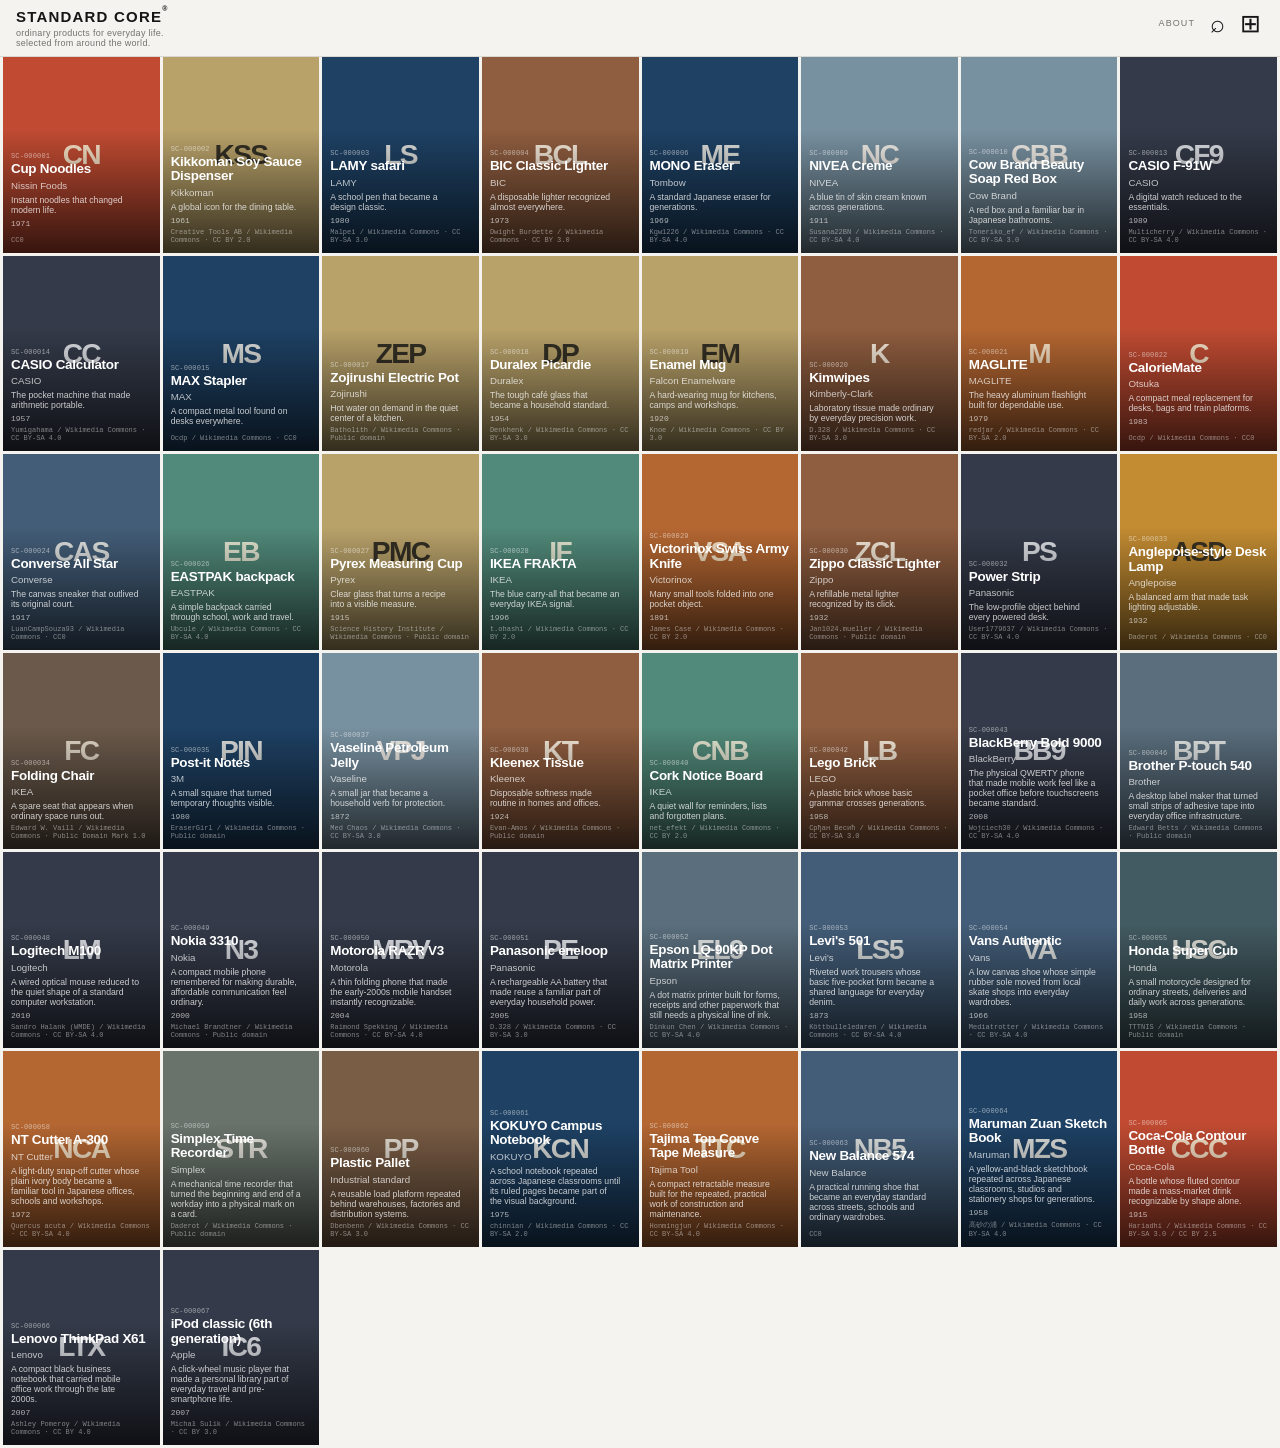
<file: index.html>
<!doctype html>
<html lang="en">
<head>
  <meta charset="utf-8">
  <meta name="viewport" content="width=device-width, initial-scale=1">
  <meta name="description" content="STANDARD CORE — ordinary products for everyday life, selected from around the world.">
  <title>STANDARD CORE® — ordinary products</title>
  <link rel="stylesheet" href="styles.css">
</head>
<body>
  <header class="site-header">
    <a class="brand" href="./" aria-label="STANDARD CORE home">
      <strong>STANDARD CORE<sup>®</sup></strong>
      <span>ordinary products for everyday life.<br>selected from around the world.</span>
    </a>
    <div class="header-actions">
      <a class="about-link" href="about.html">ABOUT</a>
      <button class="icon-button" id="searchToggle" type="button" aria-label="Search products" aria-expanded="false">⌕</button>
      <button class="icon-button" id="gridToggle" type="button" aria-label="Toggle grid density">⊞</button>
    </div>
  </header>
  <main>
    <section class="search-panel" id="searchPanel" hidden>
      <label for="searchInput">SEARCH</label>
      <input id="searchInput" type="search" autocomplete="off" placeholder="name, brand, category, country">
      <button id="clearSearch" type="button">clear</button>
    </section>
    <section class="product-grid" id="productGrid" aria-live="polite"></section>
    <p class="empty-state" id="emptyState" hidden>No objects found.</p>
  </main>
  <script src="script.js" defer></script>
</body>
</html>
</file>
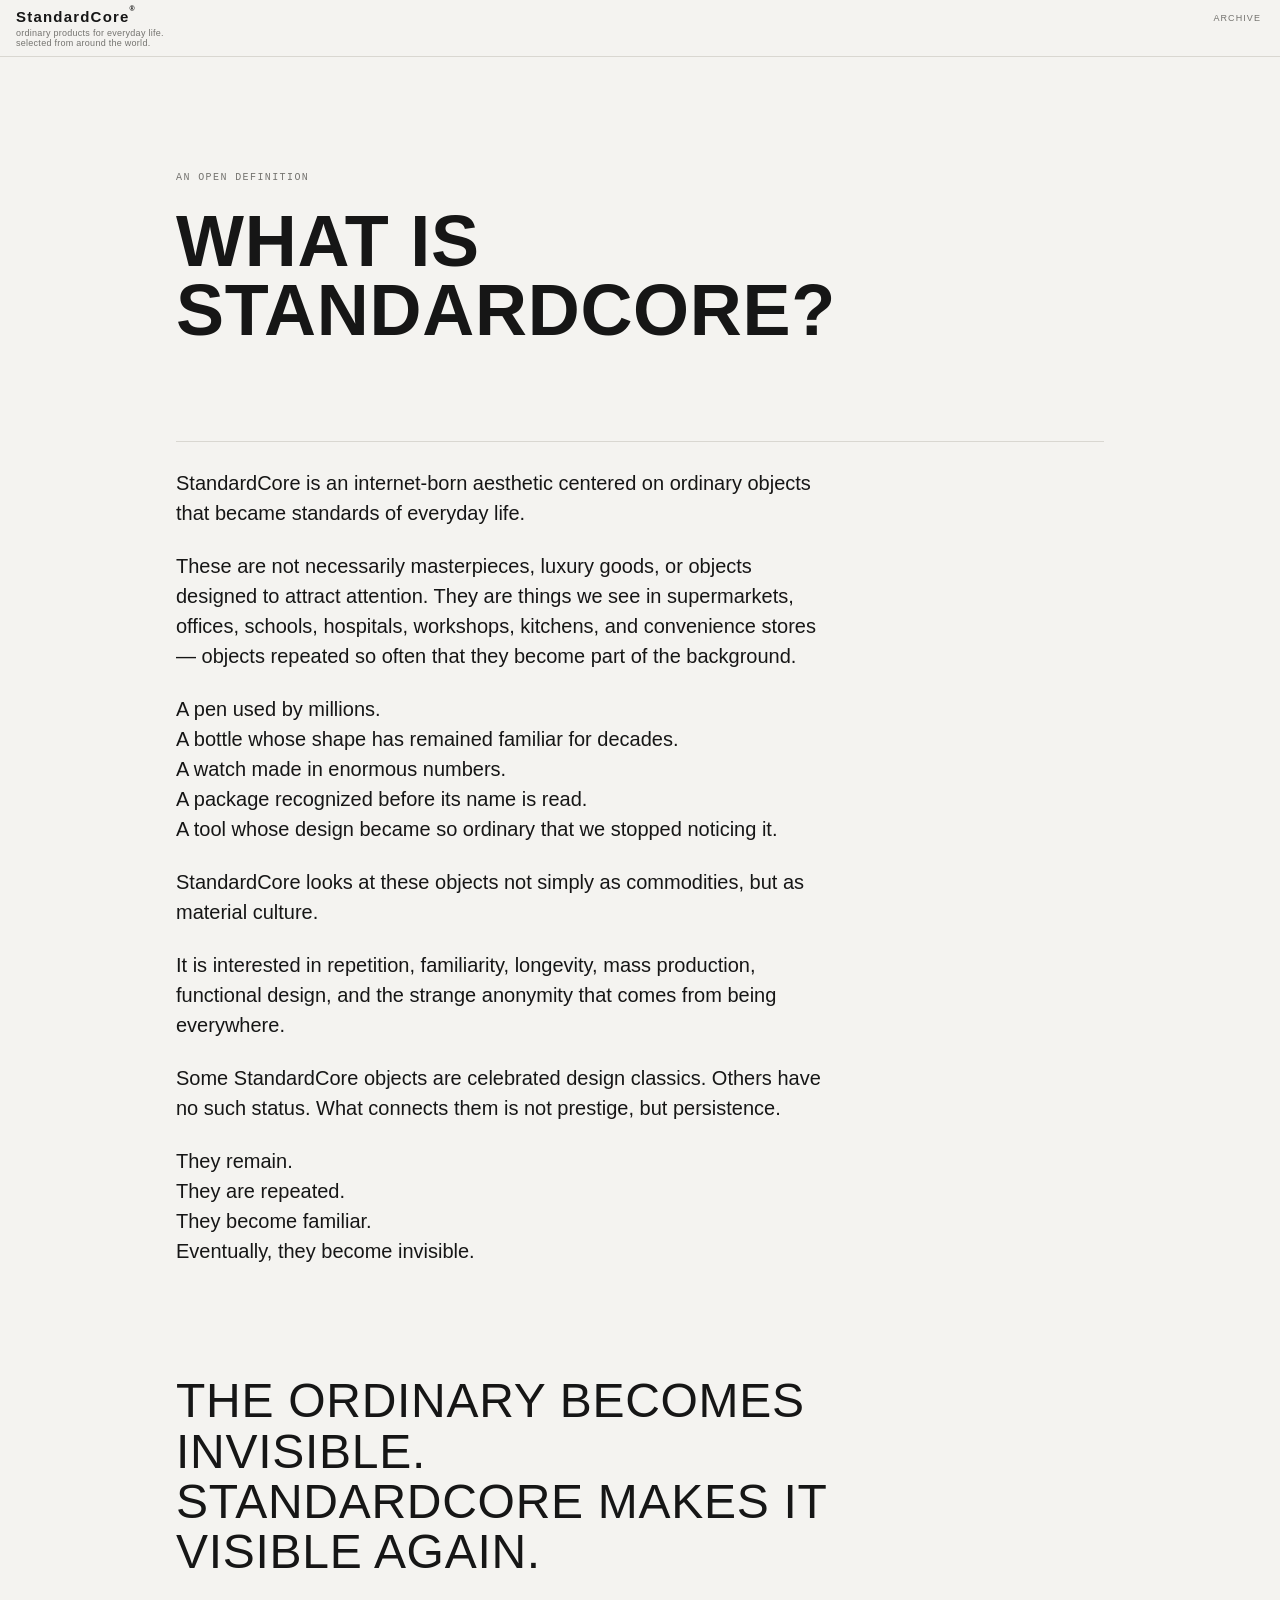
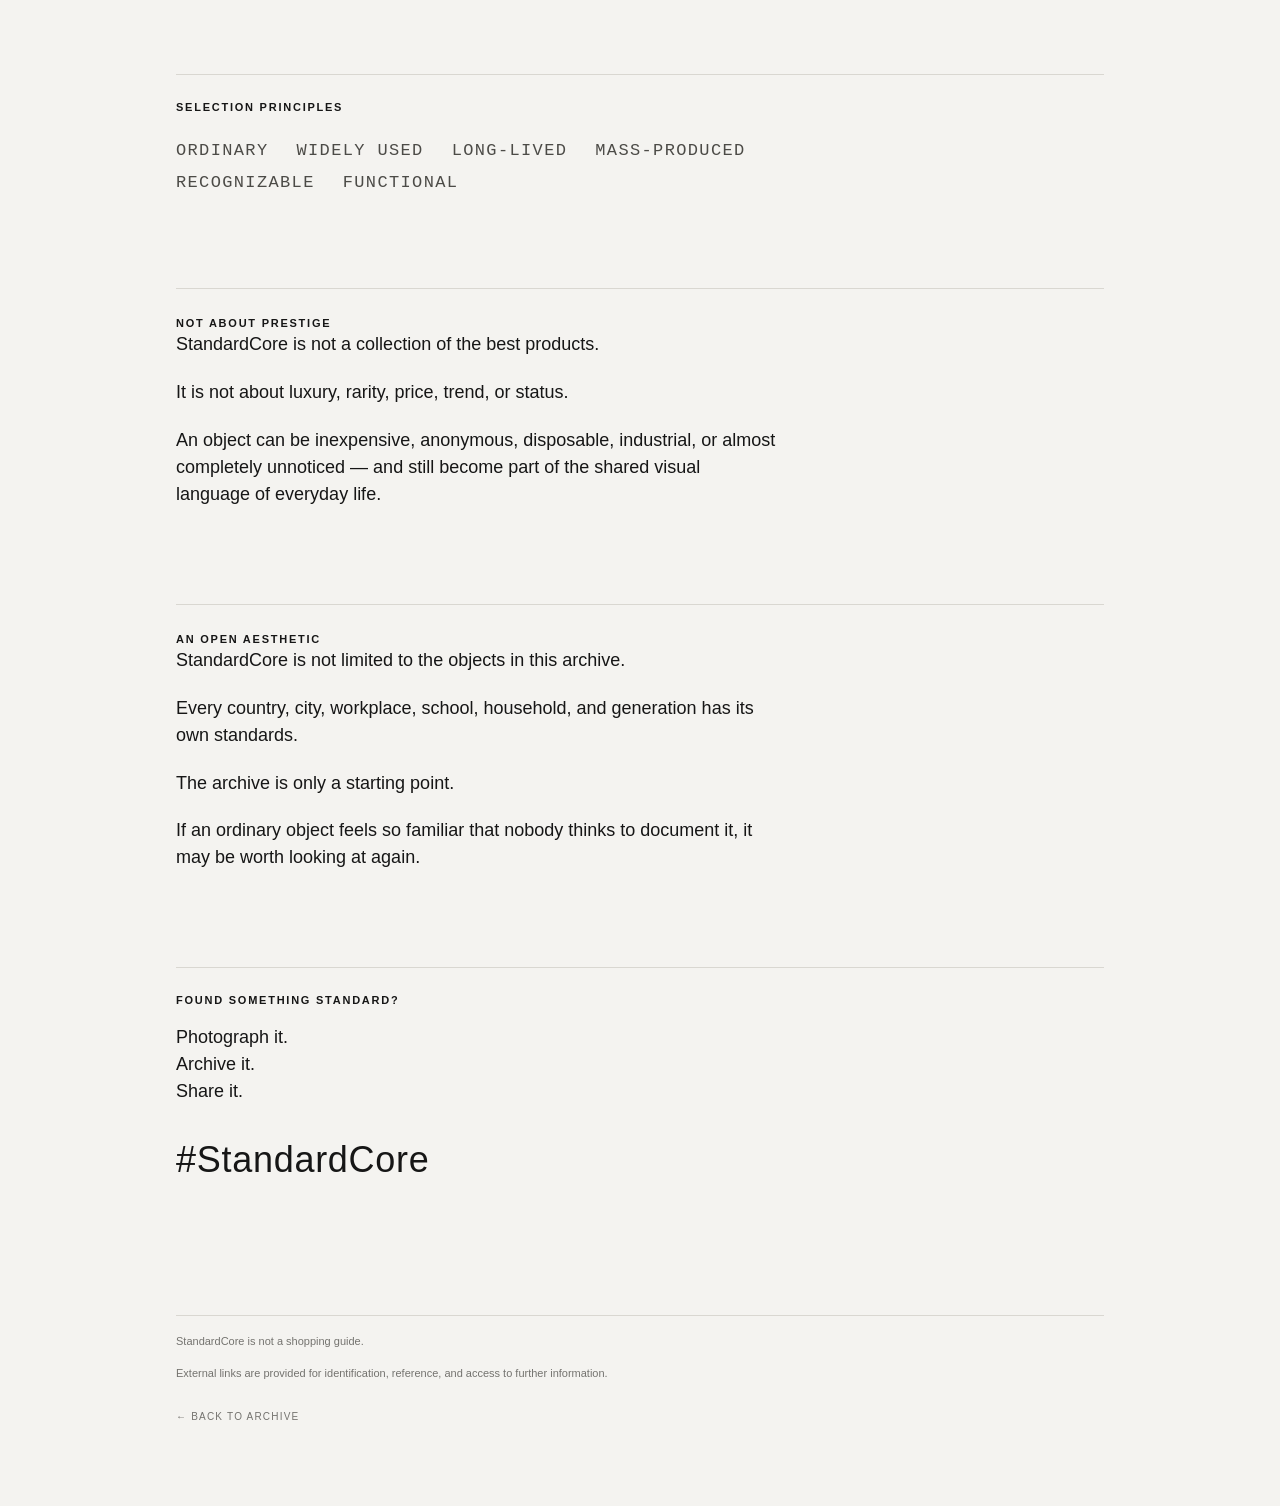
<file: about.html>
<!doctype html>
<html lang="en">
<head>
  <meta charset="utf-8">
  <meta name="viewport" content="width=device-width, initial-scale=1">
  <meta name="description" content="StandardCore — an open archive of ordinary objects that became standards of everyday life.">
  <title>StandardCore — about</title>
  <link rel="stylesheet" href="styles.css">
</head>
<body class="about-page">
  <header class="site-header about-header">
    <a class="brand" href="index.html" aria-label="StandardCore home">
      <strong>StandardCore<sup>®</sup></strong>
      <span>ordinary products for everyday life.<br>selected from around the world.</span>
    </a>
    <div class="header-actions">
      <a class="about-link" href="index.html">ARCHIVE</a>
    </div>
  </header>

  <main class="about-main">
    <p class="about-kicker">AN OPEN DEFINITION</p>
    <h1>WHAT IS STANDARDCORE?</h1>

    <div class="about-rule"></div>
    <section class="about-copy" aria-labelledby="what-is-standardcore">
      <h2 id="what-is-standardcore" class="visually-hidden">What is StandardCore?</h2>
      <p>StandardCore is an internet-born aesthetic centered on ordinary objects that became standards of everyday life.</p>
      <p>These are not necessarily masterpieces, luxury goods, or objects designed to attract attention. They are things we see in supermarkets, offices, schools, hospitals, workshops, kitchens, and convenience stores — objects repeated so often that they become part of the background.</p>
      <p>A pen used by millions.<br>A bottle whose shape has remained familiar for decades.<br>A watch made in enormous numbers.<br>A package recognized before its name is read.<br>A tool whose design became so ordinary that we stopped noticing it.</p>
      <p>StandardCore looks at these objects not simply as commodities, but as material culture.</p>
      <p>It is interested in repetition, familiarity, longevity, mass production, functional design, and the strange anonymity that comes from being everywhere.</p>
      <p>Some StandardCore objects are celebrated design classics. Others have no such status. What connects them is not prestige, but persistence.</p>
      <p>They remain.<br>They are repeated.<br>They become familiar.<br>Eventually, they become invisible.</p>
    </section>

    <p class="about-manifesto">THE ORDINARY BECOMES INVISIBLE.<br>STANDARDCORE MAKES IT VISIBLE AGAIN.</p>

    <div class="about-rule"></div>
    <section aria-labelledby="selection-principles">
      <h2 id="selection-principles">SELECTION PRINCIPLES</h2>
      <div class="about-principles" aria-label="StandardCore vocabulary">
        <span>ORDINARY</span><span>WIDELY USED</span><span>LONG-LIVED</span>
        <span>MASS-PRODUCED</span><span>RECOGNIZABLE</span><span>FUNCTIONAL</span>
      </div>
    </section>

    <div class="about-rule"></div>
    <section class="about-copy" aria-labelledby="not-about-prestige">
      <h2 id="not-about-prestige">NOT ABOUT PRESTIGE</h2>
      <div class="about-note">
        <p>StandardCore is not a collection of the best products.</p>
        <p>It is not about luxury, rarity, price, trend, or status.</p>
        <p>An object can be inexpensive, anonymous, disposable, industrial, or almost completely unnoticed — and still become part of the shared visual language of everyday life.</p>
      </div>
    </section>

    <div class="about-rule"></div>
    <section class="about-copy" aria-labelledby="open-aesthetic">
      <h2 id="open-aesthetic">AN OPEN AESTHETIC</h2>
      <div class="about-note">
        <p>StandardCore is not limited to the objects in this archive.</p>
        <p>Every country, city, workplace, school, household, and generation has its own standards.</p>
        <p>The archive is only a starting point.</p>
        <p>If an ordinary object feels so familiar that nobody thinks to document it, it may be worth looking at again.</p>
      </div>
    </section>

    <div class="about-rule"></div>
    <section aria-labelledby="found-something-standard">
      <h2 id="found-something-standard">FOUND SOMETHING STANDARD?</h2>
      <div class="about-note">
        <p>Photograph it.<br>Archive it.<br>Share it.</p>
        <p class="about-hashtag">#StandardCore</p>
      </div>
    </section>

    <p class="about-footer-note">StandardCore is not a shopping guide.<br><br>External links are provided for identification, reference, and access to further information.</p>
    <a class="about-back" href="index.html">← BACK TO ARCHIVE</a>
  </main>
</body>
</html>
</file>
<file: styles.css>
:root{--paper:#f4f3f0;--ink:#161616;--muted:#74736f;--line:#d9d7d1}
*{box-sizing:border-box}
*[hidden]{display:none!important}
.visually-hidden{position:absolute;width:1px;height:1px;padding:0;margin:-1px;overflow:hidden;clip:rect(0,0,0,0);white-space:nowrap;border:0}
html{background:var(--paper);color:var(--ink);font-family:Arial,Helvetica,system-ui,sans-serif}
body{margin:0;min-width:280px}
.site-header{position:sticky;top:0;z-index:20;display:flex;justify-content:space-between;align-items:flex-start;padding:9px 16px 7px;background:rgba(244,243,240,.97);border-bottom:1px solid var(--line)}
.brand{color:inherit;text-decoration:none;line-height:1}
.brand strong{display:block;font-size:15px;letter-spacing:.08em;font-weight:700}
.brand sup{font-size:7px;top:-.7em;position:relative}
.brand span{display:block;margin-top:4px;color:var(--muted);font-size:9px;line-height:1.16;letter-spacing:.03em}
.header-actions{display:flex;gap:5px}
.about-link{align-self:center;color:var(--muted);font-size:9px;letter-spacing:.12em;text-decoration:none;padding:4px 3px}
.about-link:hover,.about-link:focus-visible{color:var(--ink);text-decoration:underline;outline:0}
.icon-button{border:0;background:transparent;color:var(--ink);font-size:25px;line-height:22px;width:28px;height:28px;padding:0;cursor:pointer;font-weight:300}
.icon-button:hover,.icon-button:focus-visible{color:#777;outline:0}
.search-panel{display:flex;align-items:center;gap:9px;padding:8px 16px;border-bottom:1px solid var(--line);font-size:10px;letter-spacing:.12em}
.search-panel label{color:var(--muted)}
.search-panel input{flex:1;min-width:0;border:0;border-bottom:1px solid #aaa;background:transparent;color:var(--ink);font:13px Arial;padding:4px 0;outline:0}
.search-panel input:focus{border-color:var(--ink)}
.search-panel button{border:0;background:none;color:var(--muted);font-size:10px;cursor:pointer}
.product-grid{display:grid;grid-template-columns:repeat(8,minmax(0,1fr));gap:3px;padding:0 3px 3px}
.product-tile{position:relative;display:block;aspect-ratio:4/5;min-width:0;overflow:hidden;background:#ddd;border:0;padding:0;color:#fff;text-align:left;cursor:pointer}
.product-tile:focus-visible{outline:2px solid var(--ink);outline-offset:-2px}
.product-image,.product-placeholder{position:absolute;inset:0;width:100%;height:100%;object-fit:cover}
.product-image.is-contain{object-fit:contain;background:var(--paper);padding:7%}
.product-placeholder{display:flex;align-items:center;justify-content:center;color:var(--placeholder-ink,#fff);background:var(--placeholder,#6a6b68);font-size:clamp(18px,2.2vw,40px);font-weight:700;letter-spacing:-.06em}
.product-placeholder span{opacity:.9}
.product-tile::after{content:"";position:absolute;inset:37% 0 0;background:linear-gradient(to bottom,transparent,rgba(0,0,0,.72));pointer-events:none}
.tile-info{position:absolute;z-index:1;left:8px;right:7px;bottom:7px}
.tile-id{display:block;font:7px ui-monospace,SFMono-Regular,Menlo,monospace;letter-spacing:.02em;opacity:.54;margin-bottom:2px}
.tile-name{display:block;font-size:clamp(11px,1.05vw,15px);font-weight:700;line-height:1.08;letter-spacing:-.02em}
.tile-brand{display:block;margin-top:3px;font-size:clamp(8px,.76vw,11px);opacity:.73}
.tile-description{display:block;margin-top:4px;max-width:27ch;font-size:clamp(8px,.68vw,10px);line-height:1.15;opacity:.77}
.tile-year{display:block;margin-top:4px;font:8px ui-monospace,SFMono-Regular,Menlo,monospace;opacity:.66}
.image-credit{display:inline-block;margin-top:3px;color:rgba(255,255,255,.58);font:7px ui-monospace,SFMono-Regular,Menlo,monospace;text-decoration:none;opacity:.8}
.image-credit:hover,.image-credit:focus-visible{color:#fff;text-decoration:underline}
.empty-state{padding:40px 16px;color:var(--muted);font-size:13px;text-align:center}
.dense .product-grid{gap:2px}
.dense .tile-description,.dense .tile-brand{display:none}
.dense .tile-info{left:6px;right:5px;bottom:6px}
.dense .tile-name{font-size:clamp(10px,1vw,14px)}
@media (max-width:700px){
  .product-grid{grid-template-columns:repeat(6,minmax(0,1fr))}
  .tile-description{display:none}
  .tile-name{font-size:clamp(10px,1.5vw,14px)}
}
@media (max-width:600px){
  .site-header{padding:8px 10px 6px}
  .brand strong{font-size:13px}
  .brand span{font-size:8px}
  .header-actions{gap:2px}
  .about-link{font-size:8px}
  .product-grid{grid-template-columns:repeat(3,minmax(0,1fr));gap:2px;padding:0 2px 2px}
  .tile-info{left:6px;right:5px;bottom:6px}
  .tile-id{display:none}
  .tile-name{font-size:11px}
  .tile-brand,.tile-description{display:none}
  .tile-year{font-size:8px;margin-top:3px}
  .product-tile::after{inset:45% 0 0}
  .search-panel{padding:7px 10px}
}
@media (min-width:430px) and (max-width:600px){
  .product-grid{grid-template-columns:repeat(4,minmax(0,1fr))}
  .tile-name{font-size:10px}
}
@media (prefers-reduced-motion:reduce){*{scroll-behavior:auto!important}}

/* The manifesto keeps the archive's quiet, utilitarian visual language. */
.about-page{background:var(--paper);color:var(--ink)}
.about-header{position:static}
.about-main{max-width:960px;padding:clamp(54px,9vw,120px) 16px 80px;margin:0 auto}
.about-kicker{margin:0 0 24px;color:var(--muted);font:10px ui-monospace,SFMono-Regular,Menlo,monospace;letter-spacing:.14em}
.about-main h1,.about-main h2{margin:0;font-weight:700;letter-spacing:.01em}
.about-main h1{max-width:15ch;font-size:clamp(34px,6vw,72px);line-height:.96}
.about-main h2{font-size:11px;letter-spacing:.16em}
.about-rule{height:1px;margin:clamp(48px,8vw,96px) 0 26px;background:var(--line)}
.about-copy{max-width:650px;font-size:clamp(16px,1.7vw,20px);line-height:1.5}
.about-copy p{margin:0 0 1.15em}
.about-copy p:last-child{margin-bottom:0}
.about-copy strong{font-weight:700}
.about-principles{display:flex;flex-wrap:wrap;gap:13px 28px;max-width:700px;margin-top:28px;color:#4c4b47;font:clamp(13px,1.4vw,17px) ui-monospace,SFMono-Regular,Menlo,monospace;letter-spacing:.08em}
.about-principles span{white-space:nowrap}
.about-manifesto{max-width:780px;margin:clamp(55px,9vw,110px) 0 0;font-size:clamp(24px,4vw,48px);line-height:1.05;letter-spacing:.015em}
.about-note{max-width:600px;font-size:clamp(15px,1.5vw,18px);line-height:1.5}
.about-hashtag{margin-top:28px;font-size:clamp(22px,3vw,36px);letter-spacing:.02em}
.about-footer-note{margin-top:clamp(70px,10vw,130px);padding-top:18px;border-top:1px solid var(--line);color:var(--muted);font-size:11px;line-height:1.45}
.about-back{display:inline-block;margin-top:18px;color:var(--muted);font-size:10px;letter-spacing:.12em;text-decoration:none}
.about-back:hover,.about-back:focus-visible{color:var(--ink);text-decoration:underline;outline:0}
@media (max-width:600px){
  .about-main{padding:48px 14px 56px}
  .about-main h1{font-size:clamp(32px,12vw,56px)}
  .about-copy{font-size:16px}
  .about-principles{gap:11px 17px;font-size:12px}
  .about-manifesto{font-size:clamp(25px,8vw,38px)}
}
</file>
